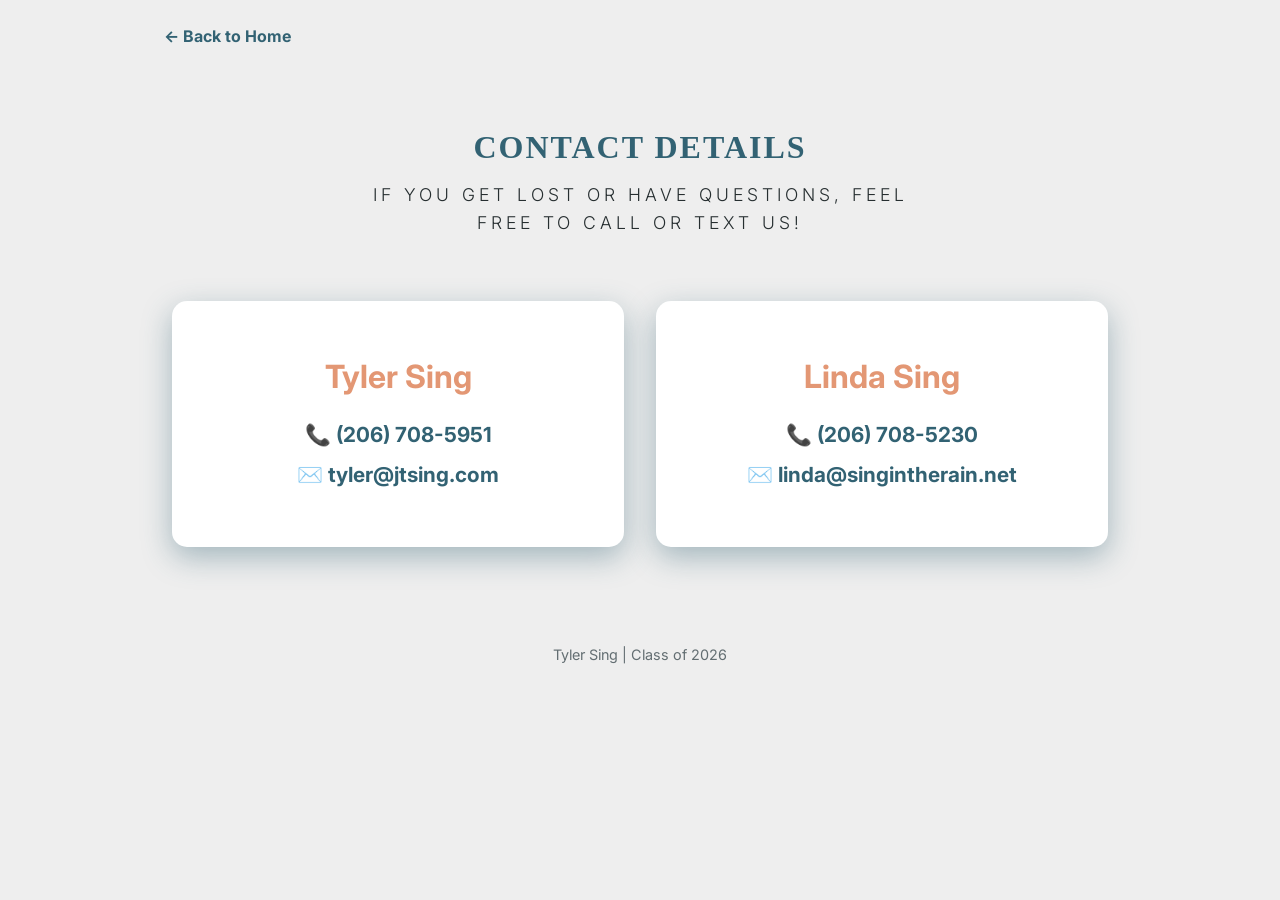
<file: contacts.html>
<!DOCTYPE html>
<html lang="en">
<head>
    <meta charset="UTF-8">
    <meta name="viewport" content="width=device-width, initial-scale=1.0">
    <meta name="robots" content="noindex, nofollow">
    <title>Contact Info | Tyler Sing</title>
    <link rel="stylesheet" href="style.css">
    <link href="https://fonts.googleapis.com/css2?family=Inter:wght@400;600;800&display=swap" rel="stylesheet">
</head>
<body>
    <nav class="sub-nav"><a href="index.html">← Back to Home</a></nav>

    <main class="info-container">
        <header class="section-header">
            <h1>Contact Details</h1>
            <p>If you get lost or have questions, feel free to call or text us!</p>
        </header>
        
        <div class="contact-grid">
            <div class="contact-card">
                <h1>Tyler Sing</h1>
                <p><a href="tel:2067085951" class="contact-link">📞 (206) 708-5951</a></p>
                <p><a href="mailto:tyler@jtsing.com" class="contact-link">✉️ tyler@jtsing.com</a></p>
            </div>

            <div class="contact-card">
                <h1>Linda Sing</h1>
                <p><a href="tel:2067085230" class="contact-link">📞 (206) 708-5230</a></p>
                <p><a href="mailto:linda@singintherain.net" class="contact-link">✉️ linda@singintherain.net</a></p>
            </div>
        </div>
    </main>

    <footer>Tyler Sing | Class of 2026</footer>
</body>
</html>
</file>
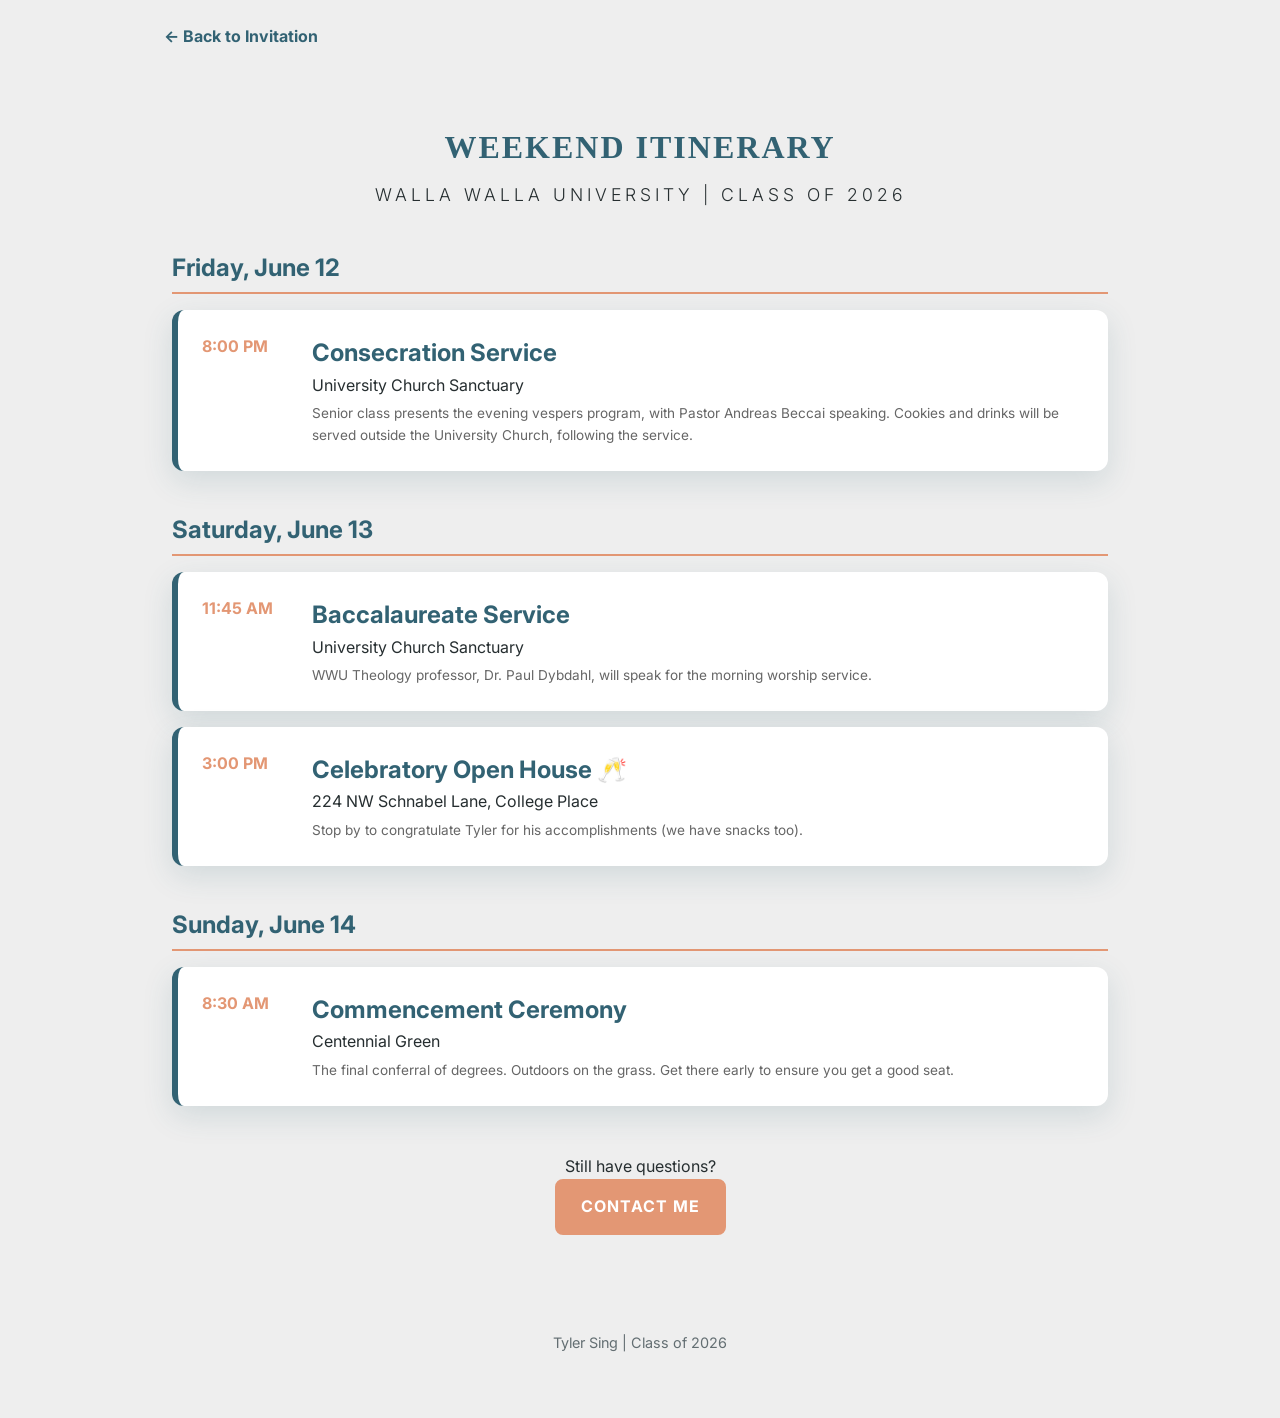
<file: schedule.html>
<!DOCTYPE html>
<html lang="en">
<head>
    <meta charset="UTF-8">
    <meta name="viewport" content="width=device-width, initial-scale=1.0">
    <meta name="robots" content="noindex, nofollow">
    <title>Schedule | Tyler Sing</title>
    <link rel="stylesheet" href="style.css">
    <link href="https://fonts.googleapis.com/css2?family=Inter:wght@400;700&display=swap" rel="stylesheet">
</head>
<body>
    <nav class="sub-nav"><a href="index.html">← Back to Invitation</a></nav>

    <main class="info-container">
        <header class="section-header">
            <h1>Weekend Itinerary</h1>
            <p>Walla Walla University | Class of 2026</p>
        </header>

        <div class="timeline-day-header">Friday, June 12</div>

        <div class="timeline-card">
            <div class="timeline-time">8:00 PM</div>
            <div class="timeline-content">
                <h1>Consecration Service</h1>
                <p>University Church Sanctuary</p>
                <p style="font-size: 0.85rem; color: #666; margin-top: 5px;">Senior class presents the evening vespers program, with Pastor Andreas Beccai speaking. Cookies and drinks will be served outside the University Church, following the service.</p>
            </div>
        </div>

        <div class="timeline-day-header">Saturday, June 13</div>

        <div class="timeline-card">
            <div class="timeline-time">11:45 AM</div>
            <div class="timeline-content">
                <h1>Baccalaureate Service</h1>
                <p>University Church Sanctuary</p>
                <p style="font-size: 0.85rem; color: #666; margin-top: 5px;">WWU Theology professor, Dr. Paul Dybdahl, will speak for the morning worship service.</p>
            </div>
        </div>

        <div class="timeline-card">
            <div class="timeline-time">3:00 PM</div>
            <div class="timeline-content">
                <h1>Celebratory Open House 🥂</h1>
                <p>224 NW Schnabel Lane, College Place</p>
                <p style="font-size: 0.85rem; color: #666; margin-top: 5px;">Stop by to congratulate Tyler for his accomplishments (we have snacks too).</p>
            </div>
        </div>

        <div class="timeline-day-header">Sunday, June 14</div>

        <div class="timeline-card">
            <div class="timeline-time">8:30 AM</div>
            <div class="timeline-content">
                <h1>Commencement Ceremony</h1>
                <p>Centennial Green</p>
                <p style="font-size: 0.85rem; color: #666; margin-top: 5px;">The final conferral of degrees. Outdoors on the grass. Get there early to ensure you get a good seat.</p>
            </div>
        </div>

        <div style="text-align: center; margin-top: 3rem;">
            <p>Still have questions?</p>
            <a href="contacts.html" class="btn-contact">Contact Me</a>
        </div>
    </main>

    <footer>Tyler Sing | Class of 2026</footer>
</body>
</html>
</file>
<file: style.css>
/* --- Tyler's Graduation Theme (Color Refresh) --- */
:root {
    --blue-slate: #326273;
    --tangerine: #E39774;
    --pacific-blue: #5C9EAD;
    --platinum: #EEEEEE;
    --text-dark: #262e30;
    --white: #FFFFFF;
    --shadow: 0 10px 30px rgba(50, 98, 115, 0.15);
}

* { box-sizing: border-box; margin: 0; padding: 0; }


/* --- Basic Classes --- */
body {
    font-family: 'Inter', sans-serif;
    background-color: var(--platinum);
    color: var(--text-dark);
    line-height: 1.6;
}

header {
    min-height: 2rem; 
    padding: 2rem 2rem; 
    background-size: cover;
    background-position: center 30%;
    display: flex;
    flex-direction: column;
    justify-content: center;
    align-items: center;
    text-align: center;
}

.info-container { max-width: 1000px; margin: 0 auto; padding: 2rem; }

footer { text-align: center; padding: 4rem; color: #636e72; font-size: 0.9rem; }

/* --- Subpage Stuff --- */
.sub-nav { padding: 1.5rem; max-width: 1000px; margin: 0 auto; }
.sub-nav a { text-decoration: none; color: var(--blue-slate); font-weight: 700; }

.section-header {
    text-align: center; 
    max-width: 600px; 
    margin: 0 auto 0 auto; 
    padding: 1rem 1.5rem 0 1.5rem;
}

.section-header p {
    font-family: 'Inter', sans-serif;
    font-weight: 300;
    letter-spacing: 4px;
    text-transform: uppercase;
    color: var(--text-dark);
    font-size: 1.1rem;
}

.section-header h1 {
    font-family: 'Georgia', serif; /* Or 'Playfair Display' if you use Google Fonts */
    font-size: 2rem;
    color: var(--blue-slate);
    letter-spacing: 2px;
    margin-bottom: 0.5rem;
    text-transform: uppercase;
}

/* --- Basic Buttons --- */
.btn-secondary {
    color: var(--blue-slate);
    font-weight: 700;
    text-decoration: none;
    border-bottom: 2px solid var(--tangerine);
}

.btn-secondary:hover {
    color: #5C9EAD; /* HOVER IS NOW PACIFIC BLUE */
}

/* --- Default Text --- */
header p {
    font-family: 'Inter', sans-serif;
    font-weight: 300;
    letter-spacing: 4px;
    text-transform: uppercase;
    color: var(--white);
    font-size: 1.1rem;
}

header h1 {
    font-family: 'Georgia', serif; /* Or 'Playfair Display' if you use Google Fonts */
    font-size: 4rem;
    color: var(--white);
    letter-spacing: 2px;
    margin-bottom: 0.5rem;
    text-transform: uppercase;
}

/* --- Main Page Banner --- */
.banner {
    background-color: var(--blue-slate);
    color: var(--white);
    padding: 5rem 2rem;
    text-align: center;
    border-bottom: 6px solid var(--tangerine);
    min-height: 20rem; 
    padding: 10rem 2rem; 
    background-size: cover;
    background-position: center 30%;
    display: flex;
    flex-direction: column;
    justify-content: center;
    align-items: center;
    text-align: center;
    margin-bottom: 0 !important;
    padding-top: 0 !important;
    padding-bottom: 0 !important;
}

.banner p {
    font-family: 'Inter', sans-serif;
    font-weight: 300;
    letter-spacing: 4px;
    text-transform: uppercase;
    color: var(--white);
    font-size: 1.1rem;
}

.banner h1 {
    font-family: 'Georgia', serif; /* Or 'Playfair Display' if you use Google Fonts */
    font-size: 4rem !important;
    color: var(--white);
    letter-spacing: 2px;
    margin-bottom: 0.5rem;
    text-transform: uppercase;
}

.banner h2 {
    font-family: 'Inter', sans-serif;
    font-weight: 300;
    letter-spacing: 4px;
    text-transform: uppercase;
    color: var(--white);
    font-size: 1.5rem;
}

@media (max-width: 480px) {
    .banner {
        background-color: var(--blue-slate);
        color: var(--white);
        padding: 5rem 2rem;
        text-align: center;
        border-bottom: 6px solid var(--tangerine);
        min-height: 12rem; 
        padding: 10rem 2rem; 
        background-size: cover;
        background-position: center 30%;
        display: flex;
        flex-direction: column;
        justify-content: center;
        align-items: center;
        text-align: center;
        margin-bottom: 0 !important;
        padding-top: 0 !important;
        padding-bottom: 0 !important;
    }

    .banner p {
        font-family: 'Inter', sans-serif;
        font-weight: 300;
        letter-spacing: 4px;
        text-transform: uppercase;
        color: var(--white);
        font-size: 0.7rem;
        margin-bottom: 0;
    }

    .banner h1 {
        font-family: 'Georgia', serif; /* Or 'Playfair Display' if you use Google Fonts */
        font-size: 3rem !important;
        color: var(--white);
        letter-spacing: 2px;
        margin-bottom: 0;
        text-transform: uppercase;
    }

    .banner h2 {
        font-family: 'Inter', sans-serif;
        font-weight: 300;
        letter-spacing: 4px;
        text-transform: uppercase;
        color: var(--white);
        font-size: 0.8rem;
        margin-bottom: 0;
    }  
}


/* --- Invitation Section --- */
.invitation {
    text-align: center; 
    max-width: 600px; 
    margin: 0 auto 5rem auto; 
    padding: 0 1.5rem;
}

.headshot {
    width: 30rem;
    height: 30rem;
    margin: 0 auto 2rem auto;
    border-radius: 50% !important;
    border: 6px solid var(--tangerine);
    padding: 0px;
    box-shadow: 0 10px 30px rgba(50, 98, 115, 0.3);
    overflow: hidden;
    display: flex;
    justify-content: center;
    align-items: center;
    transition: transform 0.4s cubic-bezier(0.175, 0.885, 0.32, 1.275);
}

.headshot img { 
    width: 100%;
    height: 100%;
    object-fit: cover;
    object-position: 50% -30%;
    transform: scale(2) translate(-20px, 0px);
}

@media (max-width: 480px) {
    .headshot {
        width: 180px !important;
        height: 180px !important;
        border-width: 4px !important; /* Thinner border looks better on small screens */
    }

    .headshot img {
    width: 100%;
    height: 100%;
    object-fit: cover;
    object-position: 50% -30%;
    transform: scale(2) translate(-8px, 0px);
    }
}

.invitation h2 {
    color: var(--blue-slate); 
    font-size: 2.4rem; 
    font-weight: 700; 
    margin-bottom: 1.2rem;
}

.invitation p {
    font-size: 1.1rem; 
    color: var(--text-dark); 
    line-height: 1.7; 
    margin-bottom: 2.5rem;
}

.btn-rsvp {
    display: inline-block;
    padding: 1.2rem 2.5rem !important; /* Top/Bottom and Left/Right */
    font-size: 1.4rem !important;    /* Makes the text pop */
    font-weight: 700 !important;      /* Extra bold */
    text-transform: uppercase;        /* "Engineering" style clean look */
    letter-spacing: 1px;
    border-radius: 8px;
    transition: all 0.3s ease;
    cursor: pointer;
    text-decoration: none;
    background-color: var(--tangerine);
    color: white !important;
    border: 2px solid var(--tangerine);
}

.btn-rsvp:hover {
    background-color: white;
    color: var(--tangerine) !important;
    transform: translateY(-3px);
    box-shadow: 0 10px 20px rgba(227, 151, 116, 0.3);
}


/* --- Invitation Section --- */
.banner-card {
    background: var(--white);
    padding: 2.5rem 2rem;
    border-radius: 20px;
    text-align: center;
    display: flex;
    flex-direction: column;
    justify-content: center;
    align-items: center;
    gap: 1.5rem;
    min-height: 350px;
    border: 5px solid #E39774 !important;
    box-shadow: 0 10px 30px rgba(50, 98, 115, 0.3) !important;
    margin-bottom: 2rem !important;
    visibility: visible !important;
}

.banner-card .icon {
    width: 120px !important;  /* Increased from 80px */
    height: 120px !important; /* Increased from 80px */
    font-size: 4rem !important; /* Makes the emoji much larger */
    margin-bottom: rem !important;
    border-width: 5px !important; /* Thicker border to match the card border */
    background-color: var(--white); /* Keeps it clean against the platinum background */
}

.banner-card:hover .icon {
    transform: scale(1.15) rotate(-10deg);
}

.banner-card .links {
    display: flex;
    gap: 2rem; 
    font-weight: 700; 
    color: var(--blue-slate); 
    justify-content: center; 
    flex-wrap: wrap;
}

.banner-card p {
    color: #636e72; 
    font-size: 1.5rem; 
    margin-bottom: 1.5rem; 
}

.banner-card h1 {
    color: var(--blue-slate); 
    font-size: 1.5rem; 
    margin-bottom: 0.5rem;
    margin-top: 0;
    font-size: 2rem;
}


/* --- Detail Cards --- */
.details-grid {
    display: grid;
    grid-template-columns: repeat(auto-fit, minmax(280px, 1fr));
    gap: 2rem;
    margin-top: 2rem;
}

.detail-card {
    background: var(--white);
    padding: 2.5rem 2rem;
    border-radius: 20px;
    text-align: center;
    box-shadow: var(--shadow);
    display: flex;
    flex-direction: column;
    justify-content: space-between;
    align-items: center;
    min-height: 350px;
}

.detail-card .icon { 
    font-size: 2.5rem; 
    margin-bottom: 1rem;
}

.detail-card p { 
    color: #636e72; 
    font-size: 0.95rem; 
    margin-bottom: 1.5rem; 
}

.detail-card h1 { 
    margin-bottom: 0.5rem;
    color: var(--blue-slate); 
}


/* --- Contacts Widget --- */
.btn-contact {
    display: inline-block;
    padding: 0.8rem 1.5rem !important; /* Top/Bottom and Left/Right */
    font-size: 1rem !important;    /* Makes the text pop */
    font-weight: 700 !important;      /* Extra bold */
    text-transform: uppercase;        /* "Engineering" style clean look */
    letter-spacing: 1px;
    border-radius: 8px;               /* Slightly rounded corners */
    transition: all 0.3s ease;
    cursor: pointer;
    text-decoration: none;
    
    background-color: var(--tangerine);
    color: var(--white) !important;
    border: 2px solid var(--tangerine);
}

.btn-contact:hover {
    background-color: var(--white);
    color: var(--tangerine) !important;
    transform: translateY(-3px);
    box-shadow: 0 10px 20px rgba(227, 151, 116, 0.3);
}


/* --- Contacts Page --- */
.contact-grid {
    display: grid;
    grid-template-columns: repeat(auto-fit, minmax(280px, 1fr));
    gap: 2rem;
    margin-top: 2rem;
}

.contact-card {
    background-color: var(--white);
    padding: 3rem;
    border-radius: 15px;
    text-align: center;
    margin-top: 2rem;
    border: 2px solid rgba(255, 255, 255, 0.1);
    box-shadow: 0 10px 30px rgba(50, 98, 115, 0.4);
    transition: transform 0.3s ease, border-color 0.3s ease;
}

.contact-card h1 {
    color: var(--tangerine); /* Tangerine Dream for the header */
    margin-bottom: 1rem;
    font-size: 2rem;
}

.contact-link {
    display: inline-flex;
    align-items: center;
    gap: 10px;
    color: var(--blue-slate); /* Pacific Blue */
    text-decoration: none;
    font-weight: 700;
    font-size: 1.3rem;
    margin: 0 1.5rem;
    padding-bottom: 4px;
    border-bottom: 2px solid transparent;
    transition: all 0.3s ease;
}

.contact-link:hover {
    color: var(--pacific-blue)!important; /* Pops to Tangerine on hover */
    border-bottom: 2px solid var(--tangerine);
    transform: translateY(-2px);
}

@media (max-width: 480px) {
    .contact-grid {
        display: grid;
        grid-template-columns: repeat(auto-fit, minmax(280px, 1fr));
        gap: 0;
        margin-top: 0;
    }

    .contact-card {
        background-color: var(--white);
        padding: 1rem;
        border-radius: 15px;
        text-align: center;
        margin-top: 2rem;
        border: 2px solid rgba(255, 255, 255, 0.1);
        box-shadow: 0 10px 30px rgba(50, 98, 115, 0.4);
        transition: transform 0.3s ease, border-color 0.3s ease;
    }

    .contact-link {
        display: inline-flex;
        align-items: center;
        gap: 10px;
        color: var(--blue-slate); /* Pacific Blue */
        text-decoration: none;
        font-weight: 700;
        font-size: 0.8rem;
        margin: 0 0;
        padding-bottom: 4px;
        border-bottom: 2px solid transparent;
        transition: all 0.3s ease;
    }

    .contact-link:hover {
        color: var(--pacific-blue)!important; /* Pops to Tangerine on hover */
        border-bottom: 2px solid var(--tangerine);
        transform: translateY(-2px);
    }
}


/* --- Itinerary Page --- */
.timeline-day-header {
    color: var(--blue-slate);
    font-size: 1.5rem;
    font-weight: 700;
    margin: 2.5rem 0 1rem;
    border-bottom: 2px solid var(--tangerine);
    padding-bottom: 5px;
}

.timeline-card {
    background: var(--white);
    padding: 1.5rem;
    border-radius: 12px;
    margin-bottom: 1rem;
    display: flex;
    gap: 20px;
    box-shadow: var(--shadow);
    border-left: 6px solid var(--blue-slate);
}

.timeline-time { 
    font-weight: 700; 
    color: var(--tangerine); 
    min-width: 90px; 
}

.timeline-card h1 {
    color: var(--blue-slate); /* Tangerine Dream for the header */
    margin-bottom: 0;
    font-size: 1.5rem;
}
</file>
